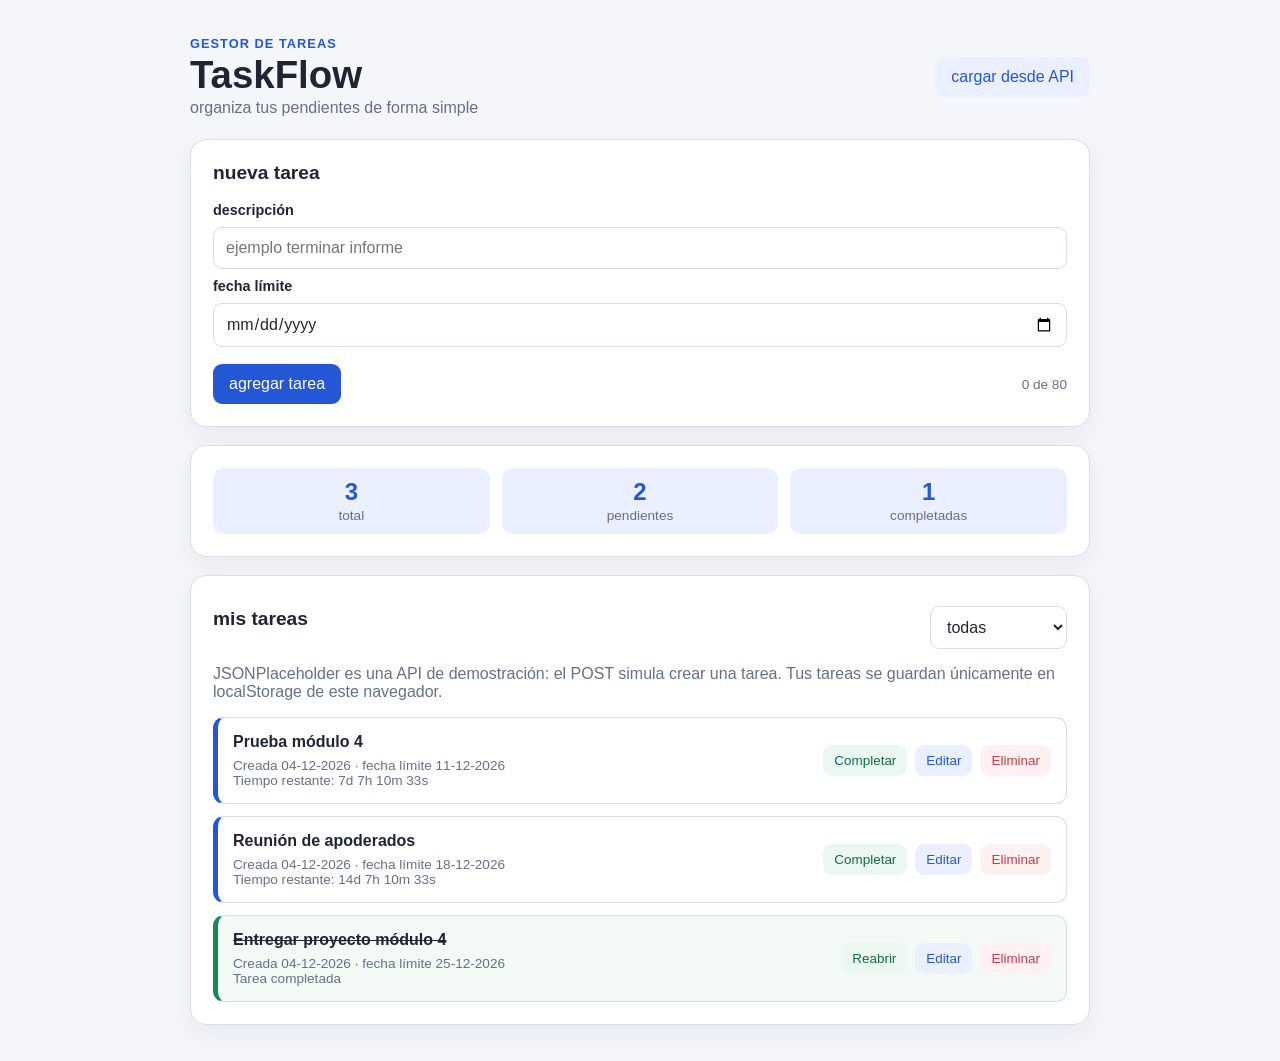
<file: index.html>
<!DOCTYPE html>
<html lang="es">
<head>
  <meta charset="UTF-8">
  <meta name="viewport" content="width=device-width, initial-scale=1.0">
  <title>TaskFlow - Gestión de tareas</title>
  <link rel="stylesheet" href="styles.css">
</head>
<body>
  <main class="app">
    <header class="encabezado">
      <div>
        <p class="etiqueta">gestor de tareas</p>
        <h1>TaskFlow</h1>
        <p>organiza tus pendientes de forma simple</p>
      </div>
      <button id="cargarEjemplos" class="secundario" type="button">cargar desde API</button>
    </header>

    <p id="avisoAlmacenamiento" role="alert"></p>
    <section class="panel">
      <h2>nueva tarea</h2>
      <form id="formTarea">
        <label for="descripcion">descripción</label>
        <input id="descripcion" type="text" maxlength="80" aria-describedby="contadorTexto" required placeholder="ejemplo terminar informe">

        <label for="fechaLimite">fecha límite</label>
        <input id="fechaLimite" type="date" required>

        <p id="errorFormulario" class="error" role="alert"></p>
        <div class="acciones-formulario">
          <button id="guardarTarea" type="submit">agregar tarea</button>
          <span id="contadorTexto">0 de 80</span>
        </div>
      </form>
    </section>

    <section class="resumen" aria-label="resumen de tareas">
      <div><strong id="totalTareas">0</strong><span>total</span></div>
      <div><strong id="tareasPendientes">0</strong><span>pendientes</span></div>
      <div><strong id="tareasCompletadas">0</strong><span>completadas</span></div>
    </section>

    <section class="panel">
      <div class="barra-lista">
        <h2>mis tareas</h2>
        <select id="filtro" aria-label="filtrar tareas">
          <option value="todas">todas</option>
          <option value="pendiente">pendientes</option>
          <option value="completada">completadas</option>
        </select>
      </div>
      <p class="estado">JSONPlaceholder es una API de demostración: el POST simula crear una tarea. Tus tareas se guardan únicamente en localStorage de este navegador.</p>
      <p id="estadoApi" class="estado" role="status"></p>
      <div id="listaTareas" class="lista"></div>
    </section>

    <div id="notificacion" class="notificacion" role="status" aria-live="polite"></div>
  </main>

  <dialog id="eliminarDialogo" aria-labelledby="tituloEliminar">
    <h2 id="tituloEliminar">¿Eliminar esta tarea?</h2>
    <p>Esta acción quitará la tarea de este navegador.</p>
    <p id="errorEliminar" class="error" role="alert"></p>
    <div class="botones">
      <button id="cancelarEliminar" type="button" class="secundario" autofocus>Cancelar</button>
      <button id="confirmarEliminar" type="button" class="peligro">Eliminar tarea</button>
    </div>
  </dialog>
  <dialog id="editarDialogo" aria-labelledby="tituloEdicion">
    <h2 id="tituloEdicion">Editar tarea</h2>
    <form id="formEditar">
      <label for="editarDescripcion">Descripción</label>
      <input id="editarDescripcion" maxlength="80" required aria-describedby="contadorEdicion" autofocus>
      <span id="contadorEdicion">0 de 80</span>
      <label for="editarFecha">Fecha límite</label>
      <input id="editarFecha" type="date" required>
      <p id="errorEdicion" class="error" role="alert"></p>
      <div class="botones">
        <button type="submit">Guardar cambios</button>
        <button id="cancelarEdicion" type="button" class="secundario">Cancelar</button>
      </div>
    </form>
  </dialog>
  <script src="modelos.js"></script>
  <script src="api.js"></script>
  <script src="app.js"></script>
</body>
</html>
</file>
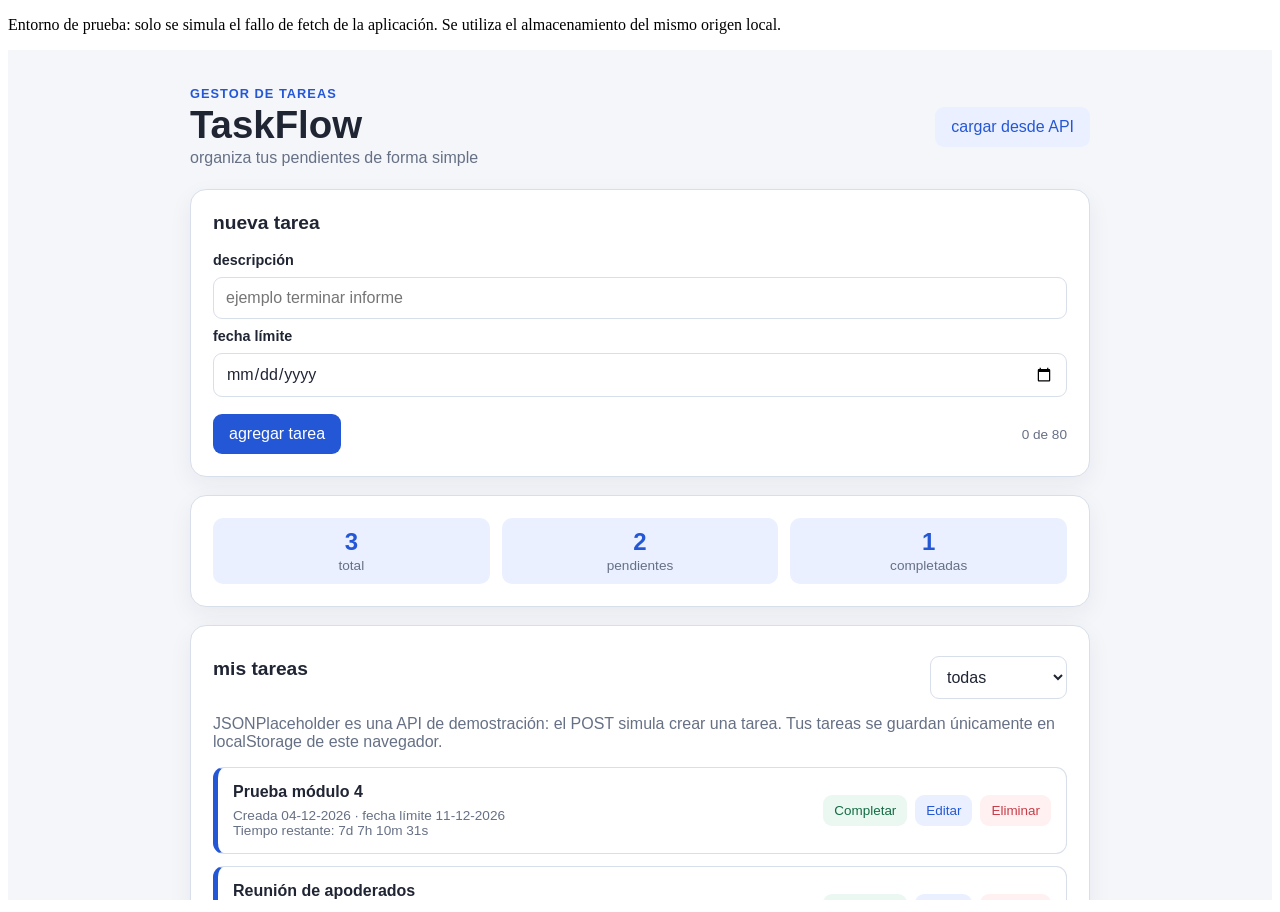
<file: tests/sin-api.html>
<!doctype html>
<html lang="es"><meta charset="utf-8"><title>Prueba de API no disponible</title>
<p>Entorno de prueba: solo se simula el fallo de fetch de la aplicación. Se utiliza el almacenamiento del mismo origen local.</p>
<iframe title="TaskFlow con API no disponible" style="width:100%;height:850px;border:0"></iframe>
<script>
fetch('../index.html').then(r => r.text()).then(html => {
  const base = new URL('../', location.href).href;
  const simulacion = '<base href="' + base + '"><script>window.fetch = async () => { throw new TypeError("API sin conexión (simulación de prueba)"); };<\/script>';
  document.querySelector('iframe').srcdoc = html.replace('<head>', '<head>' + simulacion);
});
</script>
</html>
</file>
<file: styles.css>
:root {
  --azul: #2457d6;
  --azul-claro: #eaf0ff;
  --fondo: #f4f6fa;
  --texto: #202534;
  --gris: #667085;
  --borde: #d8deea;
  --verde: #198754;
  --rojo: #c93c47;
}

* { box-sizing: border-box; }

body {
  margin: 0;
  min-height: 100vh;
  font-family: Arial, sans-serif;
  color: var(--texto);
  background: var(--fondo);
}

button, input, select { font: inherit; }

.app {
  width: min(900px, 92%);
  margin: 36px auto;
}

.encabezado {
  display: flex;
  align-items: center;
  justify-content: space-between;
  gap: 24px;
  margin-bottom: 22px;
}

.encabezado h1 { margin: 2px 0; font-size: 2.4rem; }
.encabezado p { margin: 0; color: var(--gris); }
.etiqueta { color: var(--azul) !important; font-weight: bold; text-transform: uppercase; font-size: .8rem; letter-spacing: .08em; }

.panel, .resumen {
  background: white;
  border: 1px solid var(--borde);
  border-radius: 16px;
  padding: 22px;
  margin-bottom: 18px;
  box-shadow: 0 8px 24px rgba(31, 41, 55, .06);
}

.panel h2 { margin: 0 0 18px; font-size: 1.2rem; }

form { display: grid; gap: 9px; }
label { font-weight: bold; font-size: .9rem; }
input, select {
  width: 100%;
  padding: 11px 12px;
  color: var(--texto);
  background: white;
  border: 1px solid var(--borde);
  border-radius: 9px;
}

input:focus, select:focus { outline: 3px solid var(--azul-claro); border-color: var(--azul); }

button {
  border: 0;
  border-radius: 9px;
  padding: 11px 16px;
  color: white;
  background: var(--azul);
  cursor: pointer;
}

button:hover { filter: brightness(.94); }
button:disabled { opacity: .6; cursor: wait; }
.secundario { color: var(--azul); background: var(--azul-claro); }
.peligro { color: var(--rojo); background: #fff0f1; }
.completar { color: var(--verde); background: #eaf8f1; }

.acciones-formulario, .barra-lista {
  display: flex;
  align-items: center;
  justify-content: space-between;
  gap: 14px;
  margin-top: 8px;
}

#contadorTexto { color: var(--gris); font-size: .85rem; }
.barra-lista select { width: auto; }

.resumen {
  display: grid;
  grid-template-columns: repeat(3, 1fr);
  gap: 12px;
  text-align: center;
}

.resumen div { padding: 10px; border-radius: 10px; background: var(--azul-claro); }
.resumen strong { display: block; font-size: 1.5rem; color: var(--azul); }
.resumen span { color: var(--gris); font-size: .85rem; }

.lista { display: grid; gap: 12px; }
.tarea {
  display: grid;
  grid-template-columns: 1fr auto;
  gap: 14px;
  padding: 15px;
  border: 1px solid var(--borde);
  border-left: 5px solid var(--azul);
  border-radius: 11px;
  transition: transform .2s, box-shadow .2s;
}

.tarea:hover { transform: translateY(-2px); box-shadow: 0 7px 18px rgba(31, 41, 55, .09); }
.tarea.destacada { border-color: var(--azul); }
.tarea.completada { opacity: .68; border-left-color: var(--verde); }
.tarea.completada h3 { text-decoration: line-through; }
.tarea h3 { margin: 0 0 7px; font-size: 1rem; }
.tarea p { margin: 0; color: var(--gris); font-size: .85rem; }
.botones { display: flex; gap: 8px; align-items: center; }
.botones button { padding: 8px 11px; font-size: .84rem; }
.estado, .vacio { color: var(--gris); }

.notificacion {
  position: fixed;
  right: 24px;
  bottom: 24px;
  max-width: 320px;
  padding: 13px 17px;
  border-radius: 10px;
  color: white;
  background: var(--texto);
  opacity: 0;
  transform: translateY(12px);
  pointer-events: none;
  transition: .25s;
}

.notificacion.visible { opacity: 1; transform: translateY(0); }

@media (max-width: 620px) {
  .encabezado, .acciones-formulario { align-items: stretch; flex-direction: column; }
  .resumen { grid-template-columns: 1fr; }
  .tarea { grid-template-columns: 1fr; }
  .botones { flex-wrap: wrap; }
}
/* Ajustes de accesibilidad conservando la paleta y distribución originales. */
:focus-visible { outline: 3px solid #2457d6; outline-offset: 3px; }
.tarea { grid-template-columns: minmax(0, 1fr) auto; }
.tarea > div { min-width: 0; }
.tarea h3, .tarea p { overflow-wrap: anywhere; }
.tarea.completada { opacity: 1; background: #f3faf6; }
.completar { color: #146c43; }
.error, #avisoAlmacenamiento { color: #a32632; }
.error:empty, #avisoAlmacenamiento:empty { display: none; }
dialog { width: min(480px, calc(100% - 32px)); max-height: calc(100% - 32px); overflow: auto; padding: 24px; border: 1px solid var(--borde); border-radius: 16px; color: var(--texto); }
dialog::backdrop { background: rgb(20 30 50 / 45%); }
dialog .botones { flex-wrap: wrap; }
.notificacion { max-width: min(320px, calc(100vw - 32px)); right: 16px; bottom: 16px; }
@media (max-width: 620px) {
  .tarea { grid-template-columns: minmax(0, 1fr); }
  .barra-lista { flex-wrap: wrap; }
  .panel, .resumen { padding: 18px; }
}
@media (prefers-reduced-motion: reduce) {
  *, *::before, *::after { transition: none !important; }
  .tarea:hover { transform: none; }
}
</file>
